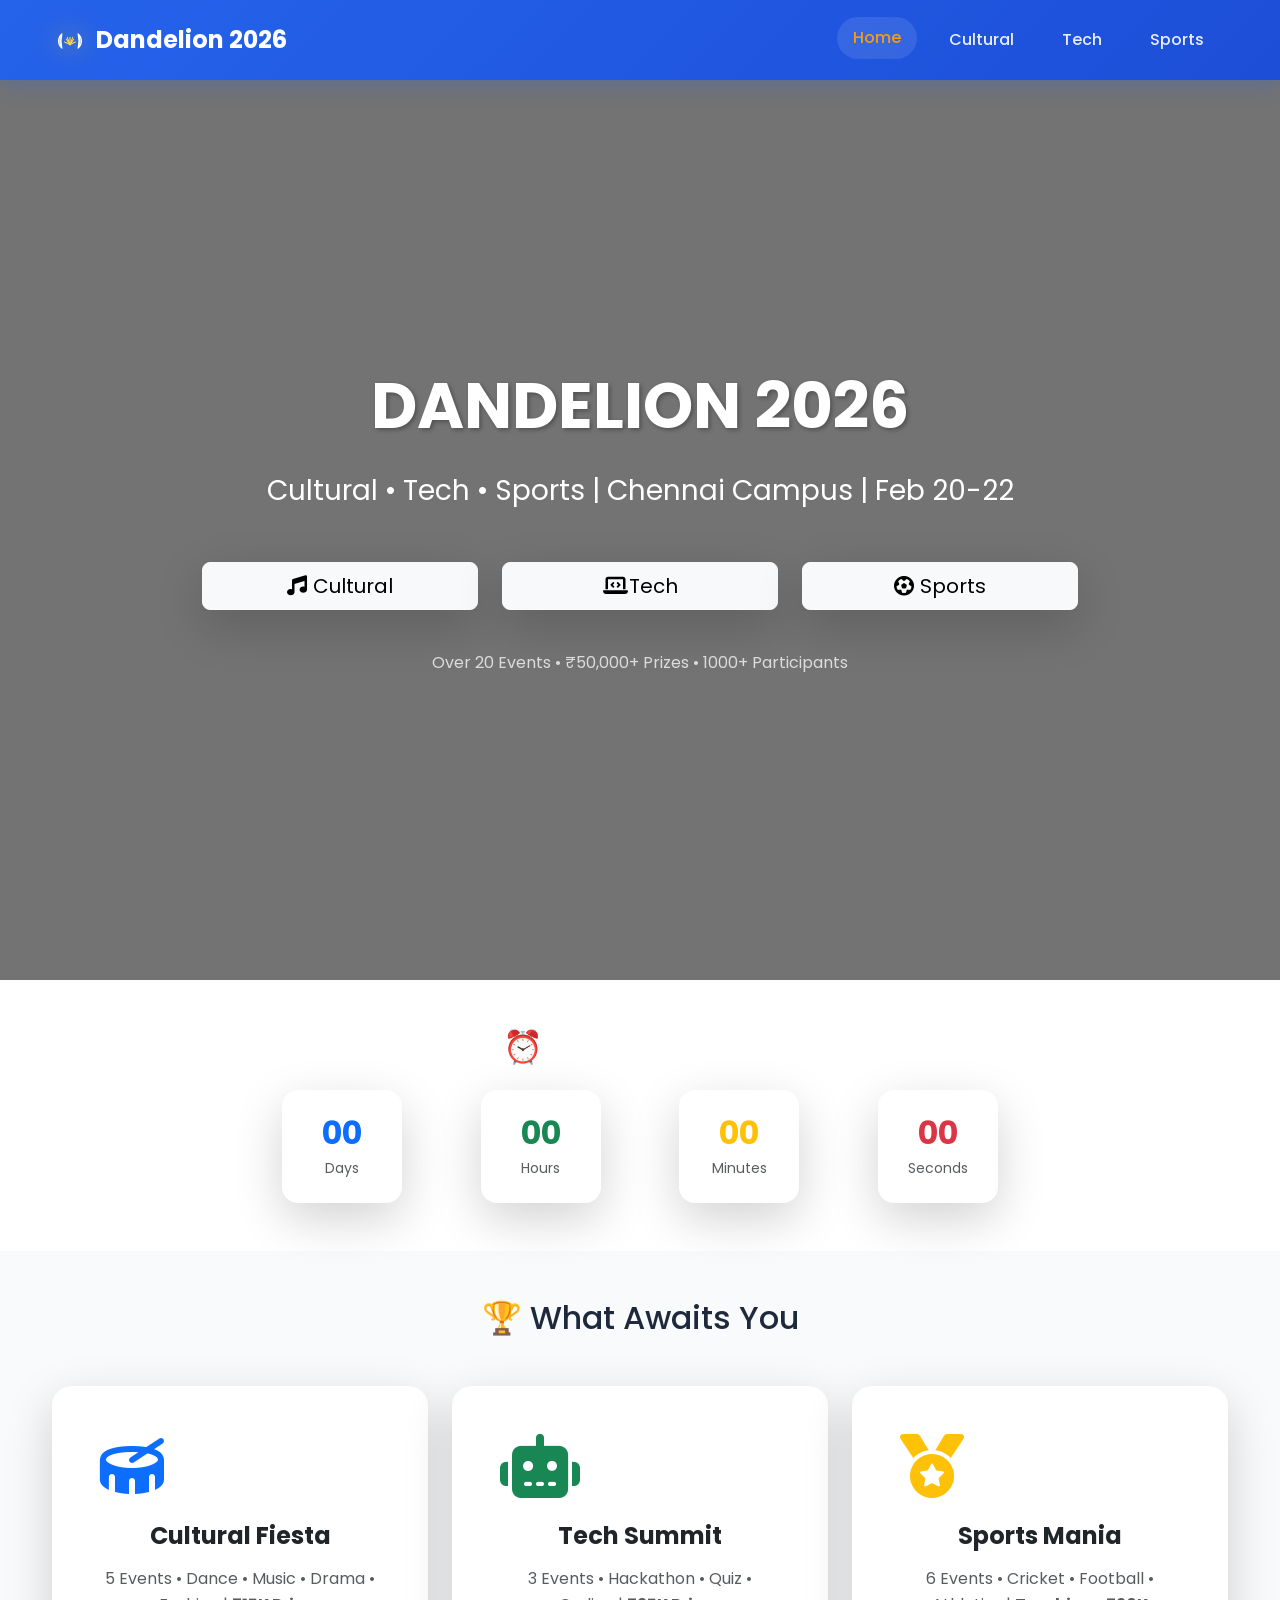
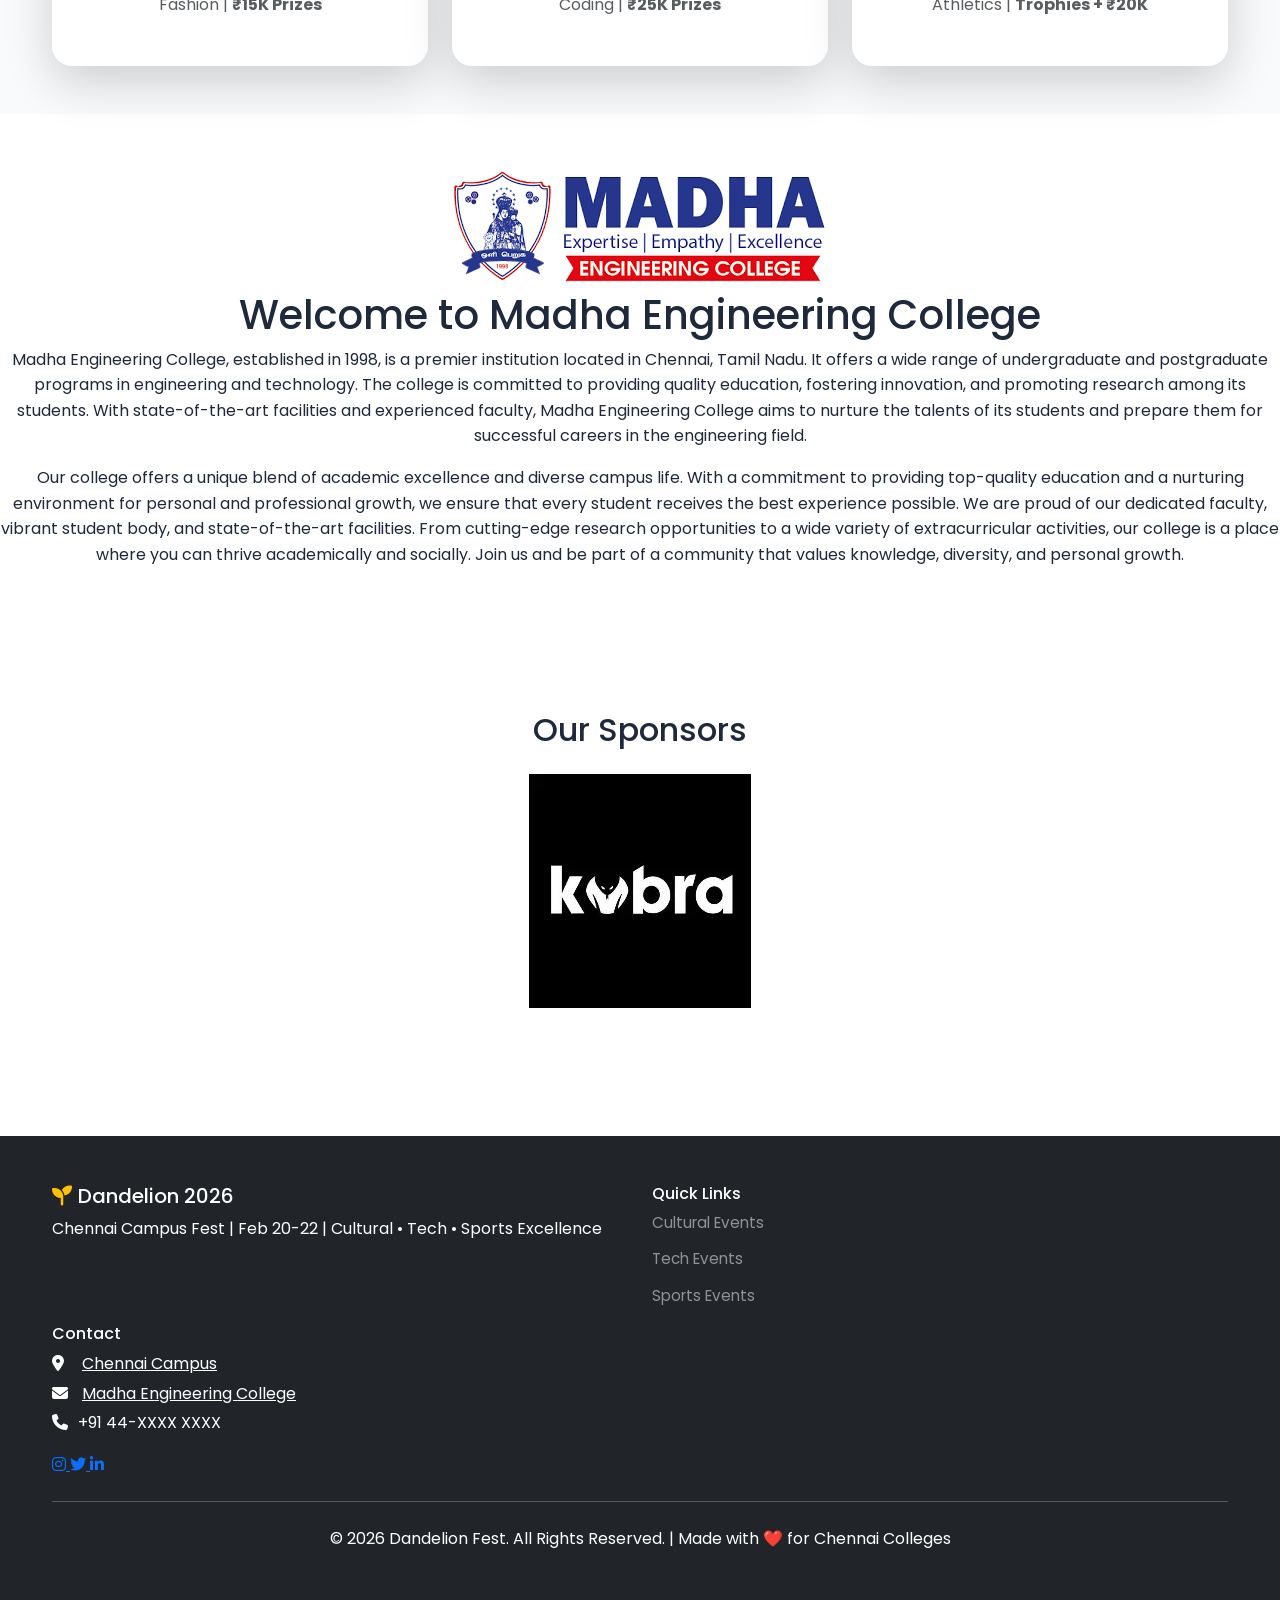
<file: index.html>
<!DOCTYPE html>
<html lang="en">

<head>
    <meta charset="UTF-8">
    <meta name="viewport" content="width=device-width, initial-scale=1.0">
    <title>Dandelion 2026 </title>
    <link href="https://cdn.jsdelivr.net/npm/bootstrap@5.3.3/dist/css/bootstrap.min.css" rel="stylesheet">
    <link href="https://cdnjs.cloudflare.com/ajax/libs/font-awesome/6.4.0/css/all.min.css" rel="stylesheet">
    <link rel="stylesheet" href="style.css">
    <style>
        .hero {
            position: relative;
            min-height: 100vh;
            display: flex;
            align-items: center;
            justify-content: center;
            color: white;
            text-align: center;
            overflow: hidden;
            /* BACKGROUND IMAGE */
            background-image: url("https://th.bing.com/th/id/OIP.jLP2DItSpLNJ_mkKreIiggHaE8?w=254&h=180&c=7&r=0&o=7&cb=defcachec2&dpr=1.3&pid=1.7&rm=3");
            background-size: cover;
            background-position: center;
            background-repeat: no-repeat;
        }
        /* dark overlay so text readable */
        
        .hero::after {
            content: "";
            position: absolute;
            inset: 0;
            background: rgba(0, 0, 0, 0.55);
        }
        
        .hero .container {
            position: relative;
            z-index: 1;
        }
        /* Navbar brand logo sizing */
        
        .navbar-brand svg {
            height: 36px;
            width: 36px;
        }
        
        .navbar-brand .brand-text {
            margin-left: 8px;
            font-weight: 700;
            color: inherit;
        }
    </style>

</head>

<body>
    <!-- NAVBAR -->
    <nav class="navbar navbar-expand-lg navbar-dark fixed-top">
        <div class="container">
            <a class="navbar-brand d-flex align-items-center" href="index.html">
                <div class="logo">
                    <svg viewBox="0 0 200 200" width="60" height="60">
    
    <!-- left leaves -->
    <path d="M55 140 C30 120, 30 80, 55 60 
             M55 140 C40 120, 40 80, 55 60
             M55 140 C50 120, 50 80, 55 60"
          stroke="white" stroke-width="6" fill="none" stroke-linecap="round"/>

    <!-- right leaves -->
    <path d="M145 140 C170 120, 170 80, 145 60
             M145 140 C160 120, 160 80, 145 60
             M145 140 C150 120, 150 80, 145 60"
          stroke="white" stroke-width="6" fill="none" stroke-linecap="round"/>

    <!-- flower -->
    <g stroke="#FFD84D" stroke-width="6" stroke-linecap="round">
        <line x1="100" y1="120" x2="100" y2="80"/>
        <line x1="100" y1="120" x2="80" y2="90"/>
        <line x1="100" y1="120" x2="120" y2="90"/>
        <line x1="100" y1="120" x2="70" y2="105"/>
        <line x1="100" y1="120" x2="130" y2="105"/>
        <line x1="100" y1="120" x2="85" y2="80"/>
        <line x1="100" y1="120" x2="115" y2="80"/>
    </g>

</svg>
                </div>

                <span class="brand-text">Dandelion 2026</span>
            </a>
            <button class="navbar-toggler" type="button" data-bs-toggle="collapse" data-bs-target="#navbarNav">
                <span class="navbar-toggler-icon"></span>
            </button>
            <div class="navbar-collapse" id="navbarNav">
                <ul class="navbar-nav ms-auto">
                    <li class="nav-item"><a class="nav-link active" href="index.html">Home</a></li>
                    <li class="nav-item"><a class="nav-link" href="cultural.html">Cultural</a></li>
                    <li class="nav-item"><a class="nav-link" href="tech.html">Tech</a></li>
                    <li class="nav-item"><a class="nav-link" href="sports.html">Sports</a></li>
                </ul>
            </div>
        </div>
    </nav>

    <!-- HERO SECTION -->
    <section class="hero text-center">
        <div class=" container py-5 ">

            <h1 class="display-2 fw-bold mb-4 animate__animated animate__fadeInDown ">
                DANDELION 2026
            </h1>
            <p class="lead fs-3 mb-5 animate__animated animate__fadeInUp ">
                Cultural • Tech • Sports | Chennai Campus | Feb 20-22
            </p>
            <div class="row g-4 justify-content-center ">
                <div class="col-lg-3 col-md-4 col-sm-6 ">
                    <a href="cultural.html " class="btn btn-light btn-lg w-100 mb-3 shadow-lg ">
                        <i class="fas fa-music me-2 "></i>Cultural
                    </a>
                </div>
                <div class="col-lg-3 col-md-4 col-sm-6 ">
                    <a href="tech.html " class="btn btn-light btn-lg w-100 mb-3 shadow-lg ">
                        <i class="fas fa-laptop-code me-2 "></i>Tech
                    </a>
                </div>
                <div class="col-lg-3 col-md-4 col-sm-6 ">
                    <a href="sports.html " class="btn btn-light btn-lg w-100 mb-3 shadow-lg ">
                        <i class="fas fa-futbol me-2 "></i>Sports
                    </a>
                </div>
            </div>
            <p class="mt-4 fs-6 opacity-75 ">Over 20 Events • ₹50,000+ Prizes • 1000+ Participants</p>
        </div>
    </section>

    <!-- COUNTDOWN -->
    <section class="py-5 bg-gradient-primary ">
        <div class="container text-center ">
            <h2 class="text-white mb-4 ">⏰ Event Starts In</h2>
            <div class="row g-3 justify-content-center ">
                <div class="col-md-2 col-6 ">
                    <div class="countdown-card bg-white rounded-4 p-4 shadow-lg mx-auto " style="max-width: 120px; ">
                        <div class="h2 fw-bold text-primary mb-1 " id="days">00</div>
                        <div class="small text-muted ">Days</div>
                    </div>
                </div>
                <div class="col-md-2 col-6 ">
                    <div class="countdown-card bg-white rounded-4 p-4 shadow-lg mx-auto " style="max-width: 120px; ">
                        <div class="h2 fw-bold text-success mb-1 " id="hours">00</div>
                        <div class="small text-muted ">Hours</div>
                    </div>
                </div>
                <div class="col-md-2 col-6 ">
                    <div class="countdown-card bg-white rounded-4 p-4 shadow-lg mx-auto " style="max-width: 120px; ">
                        <div class="h2 fw-bold text-warning mb-1 " id="minutes">00</div>
                        <div class="small text-muted ">Minutes</div>
                    </div>
                </div>
                <div class="col-md-2 col-6 ">
                    <div class="countdown-card bg-white rounded-4 p-4 shadow-lg mx-auto " style="max-width: 120px; ">
                        <div class="h2 fw-bold text-danger mb-1 " id="seconds">00</div>
                        <div class="small text-muted ">Seconds</div>
                    </div>
                </div>
            </div>
        </div>
    </section>

    <!-- EVENT TEASERS -->
    <section class="py-5 bg-light ">
        <div class="container ">
            <h2 class="text-center mb-5 ">🏆 What Awaits You</h2>
            <div class="row g-4 text-center ">
                <div class="col-lg-4 col-md-6 ">
                    <a href="cultural.html " class="text-decoration-none ">
                        <div class="card h-100 p-5 border-0 shadow-lg hover-lift ">
                            <i class="fas fa-drum fa-4x text-primary mb-4 "></i>
                            <h3 class="h4 fw-bold mb-3 ">Cultural Fiesta</h3>
                            <p class="text-muted mb-0 ">5 Events • Dance • Music • Drama • Fashion | <strong>₹15K Prizes</strong></p>
                        </div>
                    </a>
                </div>
                <div class="col-lg-4 col-md-6 ">
                    <a href="tech.html " class="text-decoration-none ">
                        <div class="card h-100 p-5 border-0 shadow-lg hover-lift ">
                            <i class="fas fa-robot fa-4x text-success mb-4 "></i>
                            <h3 class="h4 fw-bold mb-3 ">Tech Summit</h3>
                            <p class="text-muted mb-0 ">3 Events • Hackathon • Quiz • Coding | <strong>₹25K Prizes</strong></p>
                        </div>
                    </a>
                </div>
                <div class="col-lg-4 col-md-6 ">
                    <a href="sports.html " class="text-decoration-none ">
                        <div class="card h-100 p-5 border-0 shadow-lg hover-lift ">
                            <i class="fas fa-medal fa-4x text-warning mb-4 "></i>
                            <h3 class="h4 fw-bold mb-3 ">Sports Mania</h3>
                            <p class="text-muted mb-0 ">6 Events • Cricket • Football • Athletics | <strong>Trophies + ₹20K</strong></p>
                        </div>
                    </a>
                </div>
            </div>
        </div>
    </section>
    <!-- main content -->
    <div class="main-container  text-center py-5 ">
        <div class="logo">
            <img src="[data-uri]"
                alt="Madha Logo ">

        </div>
        <div class="description">
            <h1>Welcome to Madha Engineering College</h1>
            <p>Madha Engineering College, established in 1998, is a premier institution located in Chennai, Tamil Nadu. It offers a wide range of undergraduate and postgraduate programs in engineering and technology. The college is committed to providing
                quality education, fostering innovation, and promoting research among its students. With state-of-the-art facilities and experienced faculty, Madha Engineering College aims to nurture the talents of its students and prepare them for successful
                careers in the engineering field.</p>
            <p>Our college offers a unique blend of academic excellence and diverse campus life. With a commitment to providing top-quality education and a nurturing environment for personal and professional growth, we ensure that every student receives
                the best experience possible. We are proud of our dedicated faculty, vibrant student body, and state-of-the-art facilities. From cutting-edge research opportunities to a wide variety of extracurricular activities, our college is a place
                where you can thrive academically and socially. Join us and be part of a community that values knowledge, diversity, and personal growth.
            </p>
        </div>
    </div>
    <section class="sponsor-section">
        <h2 class="text-center mb-4">Our Sponsors</h2>
        <div class="container">
            <div class="sponsor d-flex justify-content-around align-items-center">
                <span> <img src="[data-uri]"
                    alt=""> 
                
                
                </span>
            </div>
        </div>
    </section>
    <!-- <footer class="bg-dark text-white py-5 mt-5 ">>
        <div class="container ">
            <div class="row ">
                <div class="col-lg-6 ">
                    <h5><i class="fas fa-seedling me-2 text-warning "></i>Dandelion 2026</h5>
                    <p class="mb-0 ">Chennai Campus Fest | Feb 20-22 | Cultural • Tech • Sports Excellence</p>
                </div>
                <div class="col-lg-3 ">
                    <h6>Quick Links</h6>
                    <ul class="list-unstyled ">
                        <li><a href="cultural.html " class="text-white-50 ">Cultural Events</a></li>
                        <li><a href="tech.html " class="text-white-50 ">Tech Events</a></li>
                        <li><a href="sports.html " class="text-white-50 ">Sports Events</a></li>
                    </ul>
                </div>
                <div class="col-lg-3 ">
                    <h6>Contact</h6>
                    <p class="mb-1 "><i class="fas fa-map-marker-alt me-2 "></i>Chennai Campus</p>
                    <p class="mb-1 "><i class="fas fa-envelope me-2 "></i>events@college.edu</p>
                    <p><i class="fas fa-phone me-2 "></i>+91 44-XXXX XXXX</p>
                </div>
            </div>
            <hr class="my-4 ">
            <div class="text-center ">
                <p class="mb-0 ">&copy; 2026 Dandelion Fest. All Rights Reserved. | Made with ❤️ for Chennai Colleges</p>
            </div>
        </div>
        </footer> -->
    <!-- <footer class="bg-dark text-white py-5 mt-5 ">
        <div class="container ">
            <div class="row ">
                <div class="col-lg-6 ">
                    <h5><i class="fas fa-seedling me-2 text-warning "></i>Dandelion 2026</h5>
                    <p class="mb-0 ">Chennai Campus Fest | Feb 20-22 | Cultural • Tech • Sports Excellence</p>
                </div>

                <div class="col-lg-3 ">
                    <h6>Quick Links</h6>
                    <ul class="list-unstyled ">
                        <li><a href="cultural.html " class="text-white-50 ">Cultural Events</a></li>
                        <li><a href="tech.html " class="text-white-50 ">Tech Events</a></li>
                        <li><a href="sports.html " class="text-white-50 ">Sports Events</a></li>
                    </ul>
                </div>

                <div class="col-lg-3 ">
                    <h6>Contact</h6>
                    <p class="mb-1 "><i class="fas fa-map-marker-alt me-2 "></i>Chennai Campus</p>
                    <p class="mb-1 "><i class="fas fa-envelope me-2 "></i>events@college.edu</p>
                    <p class="mb-2 "><i class="fas fa-phone me-2 "></i>+91 44-XXXX XXXX</p> -->

    <!-- SOCIAL MEDIA ICONS -->
    <!-- <div class="social-icons mt-3 ">
                        <a href="https://instagram.com/YOURPAGE " target="_blank " class="social-icon instagram ">
                            <i class="fab fa-instagram "></i>
                        </a>

                        <a href="https://twitter.com/YOURPAGE " target="_blank " class="social-icon twitter ">
                            <i class="fab fa-twitter "></i>
                        </a>

                        <a href="https://linkedin.com/company/YOURPAGE " target="_blank " class="social-icon linkedin ">
                            <i class="fab fa-linkedin-in "></i>
                        </a>
                    </div>
                </div>
            </div>

            <hr class="my-4 ">

            <div class="text-center ">
                <p class="mb-0 ">&copy; 2026 Dandelion Fest. All Rights Reserved. | Made with ❤️ for Chennai Colleges</p>
            </div>
        </div>
    </footer> -->
    <footer class="bg-dark text-white py-5 mt-5 ">
        <div class="container ">
            <div class="row ">
                <div class="col-lg-6 ">
                    <h5><i class="fas fa-seedling me-2 text-warning "></i>Dandelion 2026</h5>
                    <p class="mb-0 ">Chennai Campus Fest | Feb 20-22 | Cultural • Tech • Sports Excellence</p>
                </div>

                <div class="col-lg-5 ">
                    <h6>Quick Links</h6>
                    <ul class="list-unstyled ">
                        <li><a href="cultural.html " class="text-white-50 text-decoration-none ">Cultural Events</a></li>
                        <li><a href="tech.html " class="text-white-50 text-decoration-none ">Tech Events</a></li>
                        <li><a href="sports.html " class="text-white-50 text-decoration-none ">Sports Events</a></li>
                    </ul>
                </div>

                <div class="col-lg-3 ">
                    <h6>Contact</h6>
                    <p class="mb-1">
                        <i class="fas fa-map-marker-alt me-2"></i>
                        <a href="https://www.google.com/maps/search/?api=1&query=MADHA+ENGINEERING+COLLEGE+Kundrathur+Sriperumbudur+Rd+Madha+Nagar+Kundrathur+Chennai+Tamil+Nadu+600069" class="text-white" target="_blank">
        Chennai Campus
    </a>
                    </p>

                    <p class="mb-1 "><i class="fas fa-envelope me-2 "></i>
                        <a href="
https://www.madhaengineeringcollege.com" class="text-white">Madha Engineering College</a>
                    </p>
                    <p class="mb-2 "><i class="fas fa-phone me-2 "></i>+91 44-XXXX XXXX</p>

                    <!-- SOCIAL MEDIA ICONS -->
                    <div class="social-icons mt-3 ">
                        <a href="https://www.bing.com/ck/a?!&&p=e2b9ffb7d4a3e1f76cce94352492f394294ab2658a37b73bd5ae5dec8ef75098JmltdHM9MTc3MTExMzYwMA&ptn=3&ver=2&hsh=4&fclid=1d2d8576-9702-6e2c-3885-933c96606f25&psq=m%2cadha+enginearing+college+instagram&u=a1aHR0cHM6Ly93d3cuaW5zdGFncmFtLmNvbS9tYWRoYWVuZ2luZWVyaW5nY29sbGVnZTIyLw "
                            target="_blank " class="social-icon instagram ">
                            <i class="fab fa-instagram "></i>
                        </a>

                        <a href="https://www.bing.com/ck/a?!&&p=fc46fb496f7b52cc206344fad1762ac3d047c19b5d8ecd320d5b4c6452516686JmltdHM9MTc3MTExMzYwMA&ptn=3&ver=2&hsh=4&fclid=1d2d8576-9702-6e2c-3885-933c96606f25&psq=madha+engineering+college+twiter&u=a1aHR0cHM6Ly90d2l0dGVyLmNvbS9tYWRoYWVuZ2NvbGxlZ2U "
                            target="_blank " class="social-icon twitter ">
                            <i class="fab fa-twitter "></i>
                        </a>

                        <a href="https://www.bing.com/ck/a?!&&p=9fd69044e51733e5228ecce15969748b6aa2354c1a52af7e91f437100a59c9b9JmltdHM9MTc3MTExMzYwMA&ptn=3&ver=2&hsh=4&fclid=1d2d8576-9702-6e2c-3885-933c96606f25&psq=madha+enginearing+college+linkedin+profile&u=a1aHR0cHM6Ly9pbi5saW5rZWRpbi5jb20vaW4vbWFkaGEtZW5naW5lZXJpbmctY29sbGVnZS01YTQyNzYyNWE "
                            target="_blank " class="social-icon linkedin ">
                            <i class="fab fa-linkedin-in "></i>
                        </a>
                    </div>
                </div>
            </div>

            <hr class="my-4 ">

            <div class="text-center ">
                <p class="mb-0 ">&copy; 2026 Dandelion Fest. All Rights Reserved. | Made with ❤️ for Chennai Colleges</p>
            </div>
        </div>
    </footer>


    <script src="https://cdn.jsdelivr.net/npm/bootstrap@5.3.3/dist/js/bootstrap.bundle.min.js "></script>

    <!-- COUNTDOWN SCRIPT -->
    <script>
        // Countdown to Feb 20, 2026
        function updateCountdown() {
            try {
                console.debug && console.debug('updateCountdown tick');
                const eventDate = new Date('2026-02-20T09:00:00').getTime();
                const now = Date.now();
                const distance = eventDate - now;

                const days = Math.floor(distance / (1000 * 60 * 60 * 24));
                const hours = Math.floor((distance % (1000 * 60 * 60 * 24)) / (1000 * 60 * 60));
                const minutes = Math.floor((distance % (1000 * 60 * 60)) / (1000 * 60));
                const seconds = Math.floor((distance % (1000 * 60)) / 1000);

                const el = id => document.getElementById(id);

                if (distance <= 0) {
                    ['days', 'hours', 'minutes', 'seconds'].forEach(id => {
                        const e = el(id);
                        if (e) e.textContent = '00';
                    });
                    return;
                }

                if (el('days')) el('days').textContent = days.toString().padStart(2, '0');
                if (el('hours')) el('hours').textContent = hours.toString().padStart(2, '0');
                if (el('minutes')) el('minutes').textContent = minutes.toString().padStart(2, '0');
                if (el('seconds')) el('seconds').textContent = seconds.toString().padStart(2, '0');
            } catch (err) {
                console.error('Countdown error:', err);
            }
        }

        // Update every second
        setInterval(updateCountdown, 1000);
        updateCountdown();
    </script>
    <!-- FOOTER -->

    <!-- ABOUT -->


    <!-- SOCIAL MEDIA -->



</body>

</html>
</file>
<file: style.css>
/* CollegeFest 2026 - Complete Responsive Styles */

@import url('https://fonts.googleapis.com/css2?family=Poppins:wght@300;400;500;600;700&display=swap');
* {
    margin: 0;
    padding: 0;
    box-sizing: border-box;
}

:root {
    --primary: #2563eb;
    --primary-dark: #1d4ed8;
    --secondary: #f59e0b;
    --success: #10b981;
    --danger: #ef4444;
    --warning: #f59e0b;
    --info: #3b82f6;
    --light: #f8fafc;
    --dark: #1e293b;
    --white: #ffffff;
}

body {
    font-family: 'Poppins', sans-serif;
    line-height: 1.6;
    color: var(--dark);
    padding-top: 80px;
    overflow-x: hidden;
}


/* NAVBAR */

.navbar {
    background: linear-gradient(135deg, var(--primary), var(--primary-dark)) !important;
    box-shadow: 0 4px 20px rgba(37, 99, 235, 0.3);
    padding: 1rem 0;
    backdrop-filter: blur(10px);
}

.navbar-brand {
    font-weight: 700;
    font-size: 1.5rem;
    color: var(--white) !important;
    transition: all 0.3s ease;
}

.navbar-brand:hover {
    color: var(--secondary) !important;
    transform: scale(1.05);
}

.nav-link {
    font-weight: 500;
    color: rgba(255, 255, 255, 0.9) !important;
    margin: 0 0.5rem;
    padding: 0.5rem 1rem !important;
    border-radius: 25px;
    transition: all 0.3s ease;
}

.nav-link:hover,
.nav-link.active {
    color: var(--secondary) !important;
    background: rgba(255, 255, 255, 0.1);
    transform: translateY(-2px);
}

.navbar-toggler {
    border: none;
    padding: 0.25rem;
}


/* HERO SECTIONS */

.hero,
.page-hero {
    min-height: 60vh;
    display: flex;
    align-items: center;
    text-align: center;
    position: relative;
    overflow: hidden;
}

.hero {
    background: linear-gradient(135deg, #667eea 0%, #764ba2 100%);
}

.page-hero {
    padding: 120px 0 80px;
}

.page-hero.cultural {
    background: linear-gradient(135deg, #f093fb 0%, #f5576c 100%);
}

.page-hero.tech {
    background: linear-gradient(135deg, #667eea 0%, #764ba2 100%);
}

.page-hero.sports {
    background: linear-gradient(135deg, #ffecd2 0%, #fcb69f 100%);
}

.hero h1,
.page-hero h1 {
    font-size: clamp(2.5rem, 5vw, 4rem);
    font-weight: 700;
    margin-bottom: 1.5rem;
    text-shadow: 2px 2px 4px rgba(0, 0, 0, 0.3);
}


/* CARDS */

.card {
    border: none;
    border-radius: 20px;
    overflow: hidden;
    box-shadow: 0 10px 40px rgba(0, 0, 0, 0.1);
    transition: all 0.4s cubic-bezier(0.175, 0.885, 0.32, 1.275);
    height: 100%;
}

.card:hover {
    transform: translateY(-15px) scale(1.02);
    box-shadow: 0 25px 60px rgba(0, 0, 0, 0.2);
}

.card-img-top {
    height: 220px;
    object-fit: cover;
    transition: transform 0.4s ease;
}

.card:hover .card-img-top {
    transform: scale(1.1);
}

.card-body {
    padding: 1.5rem;
}

.card-title {
    font-size: 1.25rem;
    font-weight: 600;
    margin-bottom: 1rem;
    color: var(--dark);
}


/* REGISTER BUTTON */

.btn-register {
    background: linear-gradient(45deg, var(--success), #059669);
    border: none;
    color: white !important;
    font-weight: 600;
    padding: 14px 30px;
    border-radius: 50px;
    text-transform: uppercase;
    letter-spacing: 0.5px;
    font-size: 0.95rem;
    transition: all 0.3s ease;
    box-shadow: 0 4px 15px rgba(16, 185, 129, 0.4);
    position: relative;
    overflow: hidden;
}

.btn-register:hover {
    transform: translateY(-3px) scale(1.05);
    box-shadow: 0 8px 25px rgba(16, 185, 129, 0.6);
    color: white !important;
}

.btn-register:active {
    transform: translateY(-1px);
}


/* ICONS & LISTS */

.fas {
    width: 18px;
}

.list-unstyled li {
    margin-bottom: 0.75rem;
    font-size: 0.95rem;
}

.list-unstyled i {
    width: 20px;
    color: var(--success);
}


/* SECTIONS */

section {
    padding: 80px 0;
}

.bg-light {
    background: var(--light) !important;
}

.container {
    max-width: 1200px;
}


/* TYPOGRAPHY */

.display-3 {
    font-weight: 700;
}

.display-4 {
    font-weight: 700;
}

.lead {
    font-size: 1.25rem;
    font-weight: 400;
}


/* RESPONSIVE */

@media (max-width: 768px) {
    body {
        padding-top: 70px;
    }
    .hero,
    .page-hero {
        min-height: 50vh;
        padding: 80px 0 40px;
    }
    .hero h1,
    .page-hero h1 {
        font-size: 2.25rem;
    }
    .navbar-brand {
        font-size: 1.25rem;
    }
    section {
        padding: 60px 0;
    }
    .card-body {
        padding: 1.25rem;
    }
}

@media (max-width: 576px) {
    .container {
        padding: 0 15px;
    }
    .btn-register {
        padding: 12px 25px;
        font-size: 0.9rem;
    }
}


/* ANIMATIONS */

@keyframes fadeInUp {
    from {
        opacity: 0;
        transform: translateY(30px);
    }
    to {
        opacity: 1;
        transform: translateY(0);
    }
}

.card {
    animation: fadeInUp 0.6s ease forwards;
}

.card:nth-child(1) {
    animation-delay: 0.1s;
}

.card:nth-child(2) {
    animation-delay: 0.2s;
}

.card:nth-child(3) {
    animation-delay: 0.3s;
}


/* SCROLLBAR */

::-webkit-scrollbar {
    width: 8px;
}

::-webkit-scrollbar-track {
    background: var(--light);
}

::-webkit-scrollbar-thumb {
    background: var(--primary);
    border-radius: 4px;
}

::-webkit-scrollbar-thumb:hover {
    background: var(--primary-dark);
}


/* HERO SECTION */

.hero {
    position: relative;
    min-height: 100vh;
    display: flex;
    align-items: center;
    justify-content: center;
    color: white;
    overflow: hidden;
}


/* BACKGROUND IMAGE */

.hero::before {
    content: "";
    position: absolute;
    inset: 0;
    background-image: url("C: \Users\lenovo\Pictures\1.jpeg");
    /* your image path */
    background-size: cover;
    background-position: center;
    background-repeat: no-repeat;
    z-index: -1;
    filter: brightness(0.55);
    /* dark overlay so text visible */
}


/* logo */


/* .logo-img {
    height: 42px;
    width: auto;
    object-fit: contain;
} */

.logo svg {
    filter: drop-shadow(0 0 12px rgb(193, 173, 58));
}
</file>
